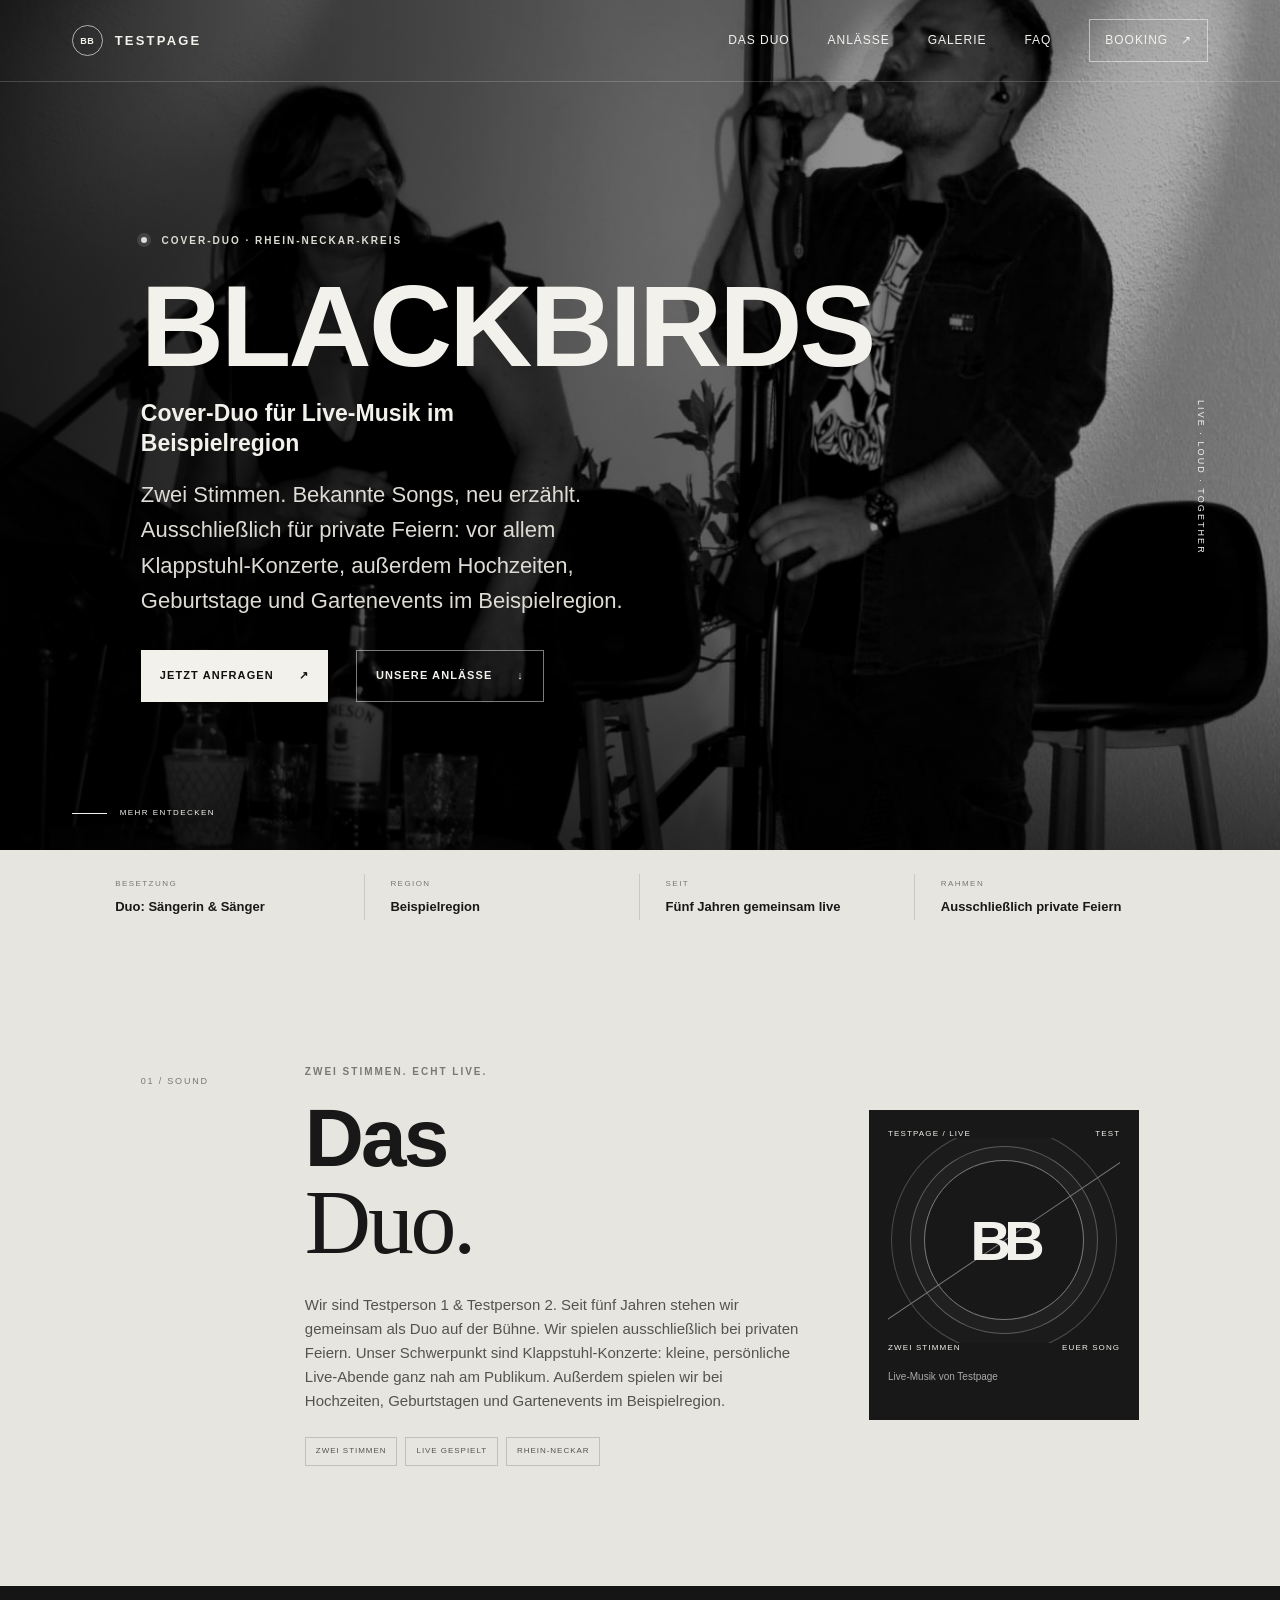
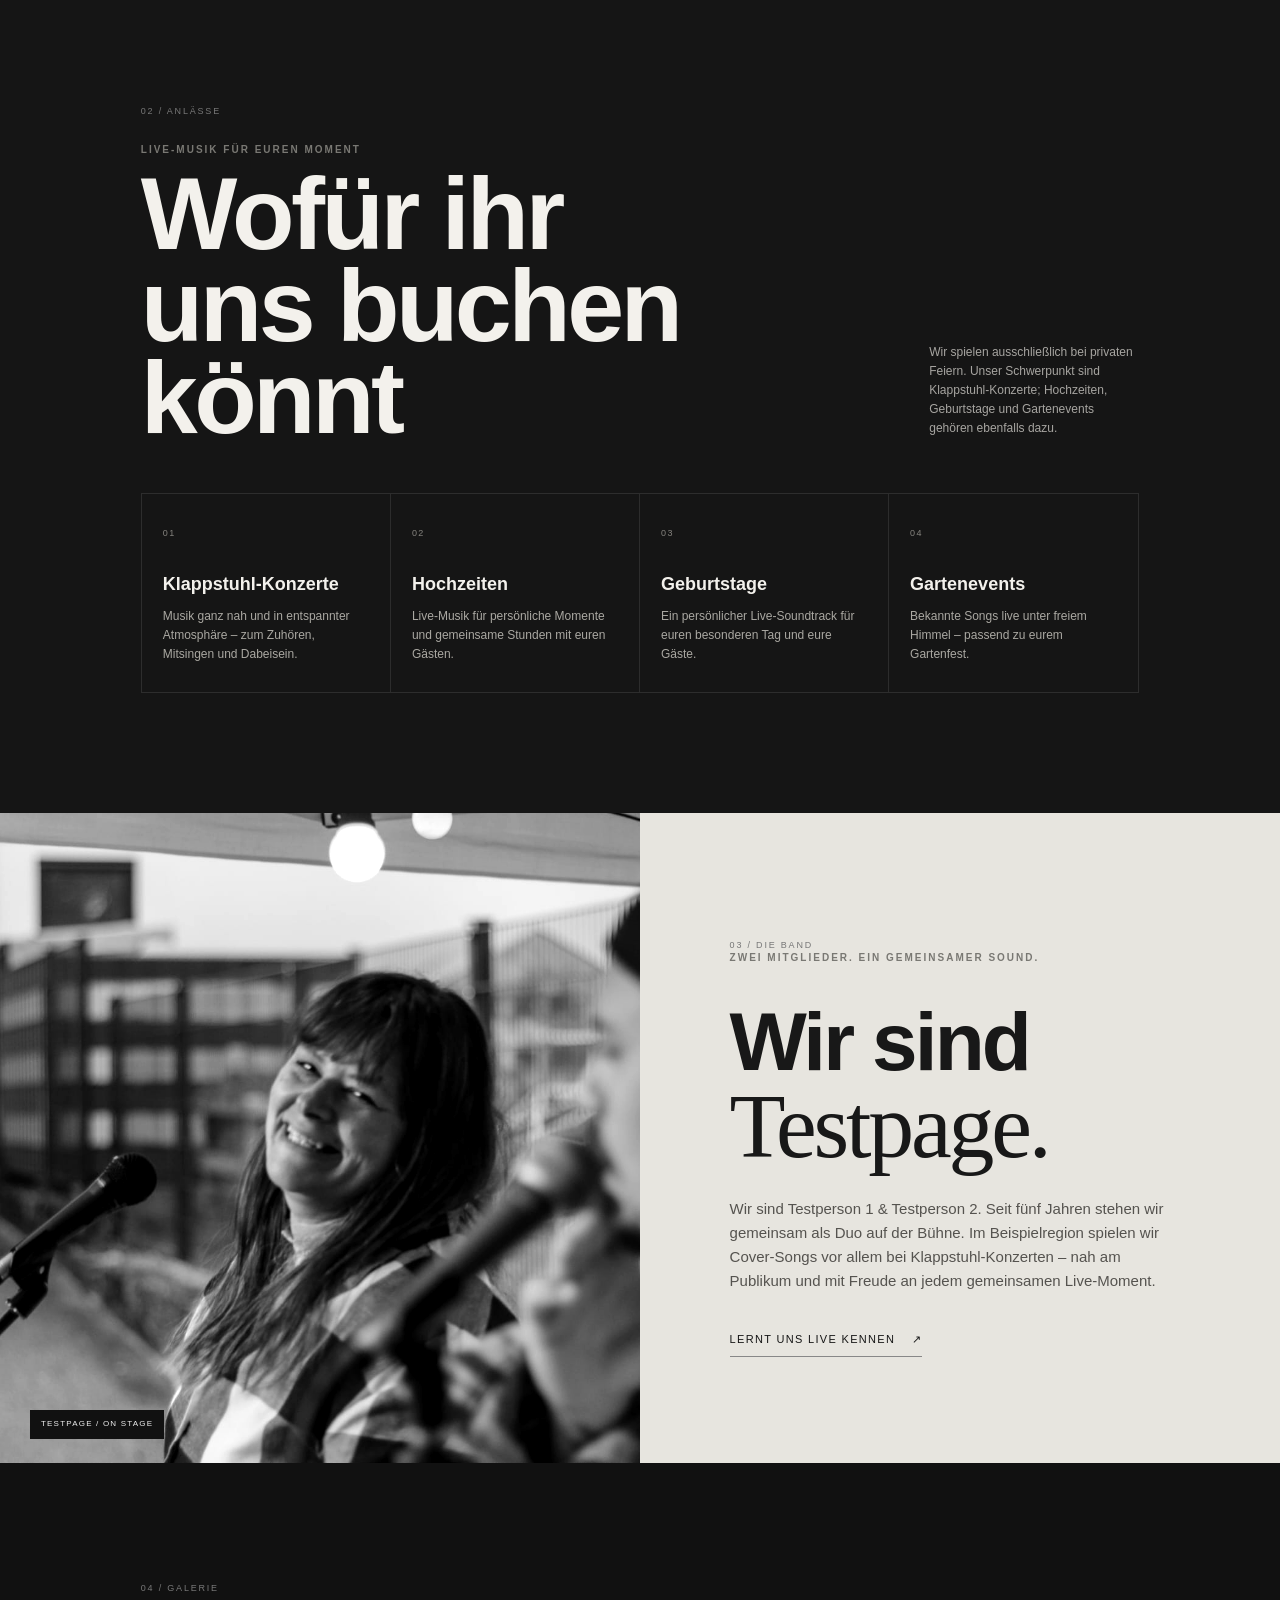
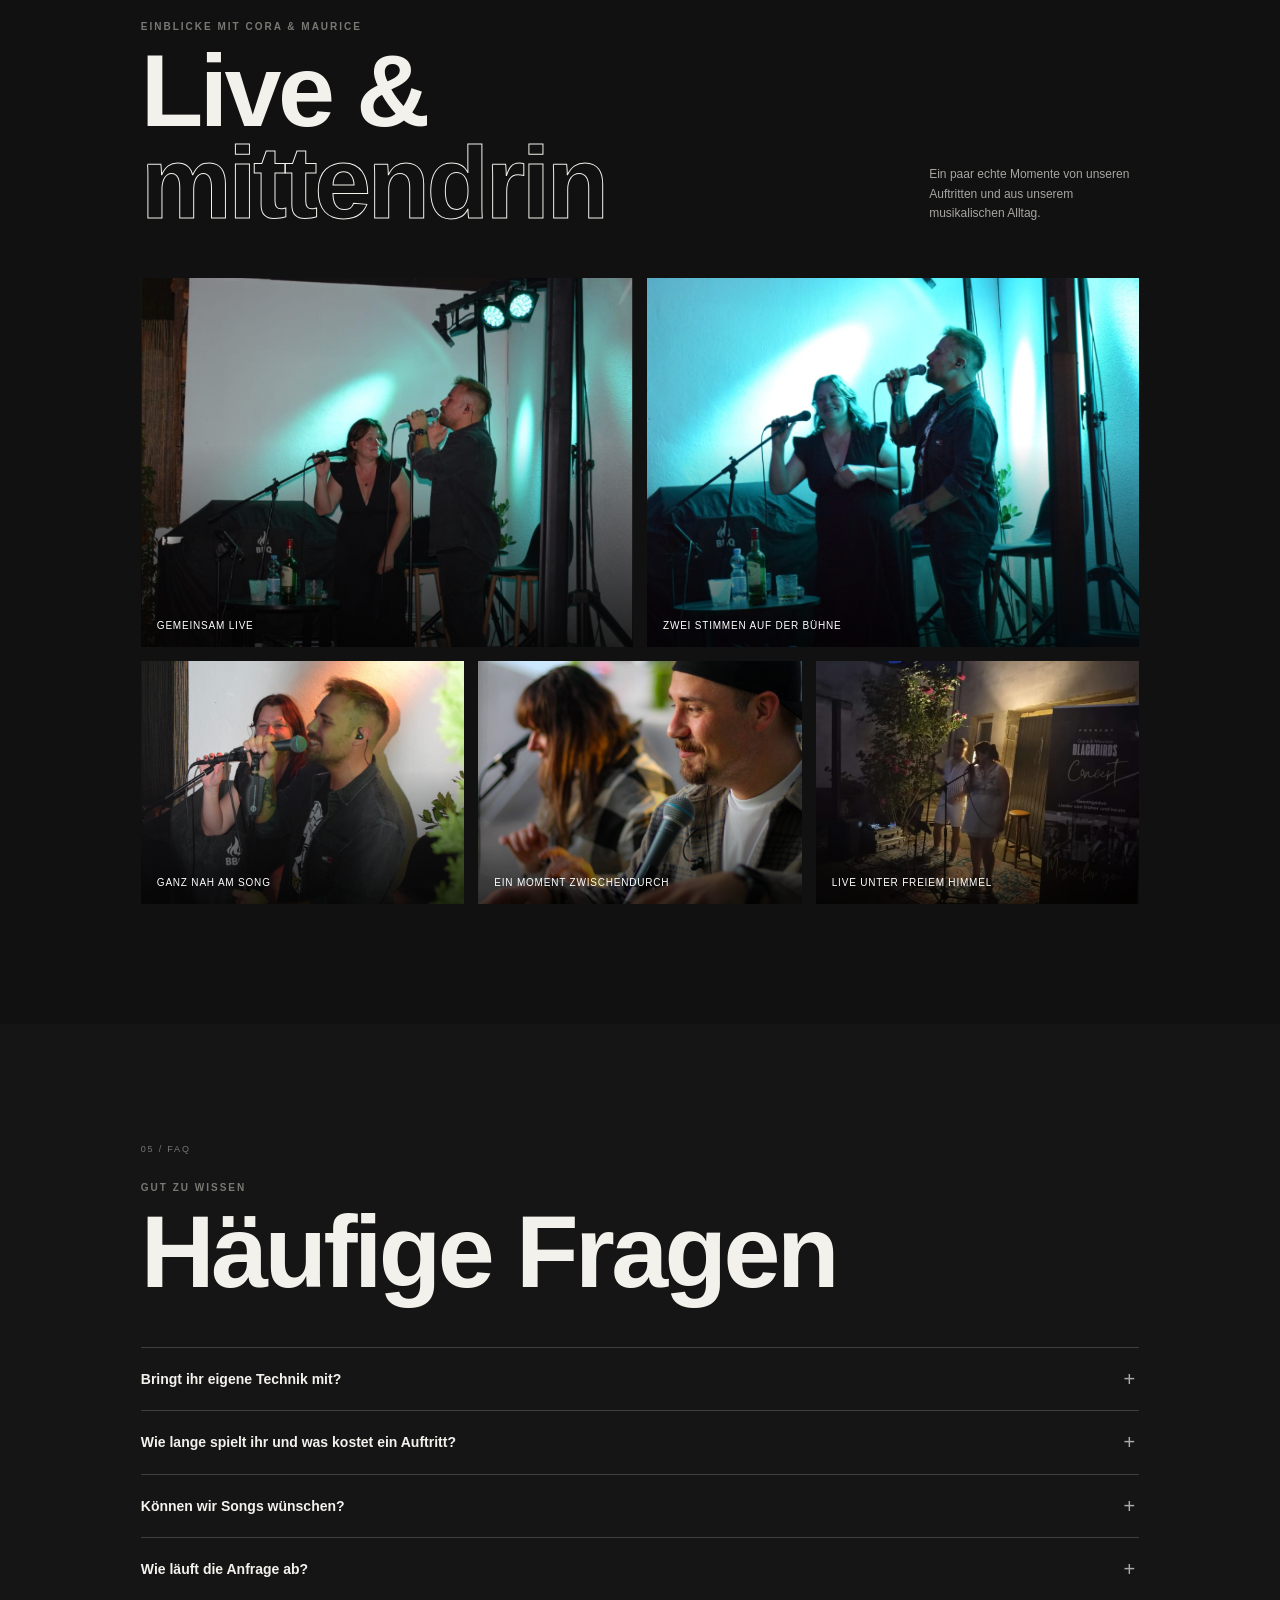
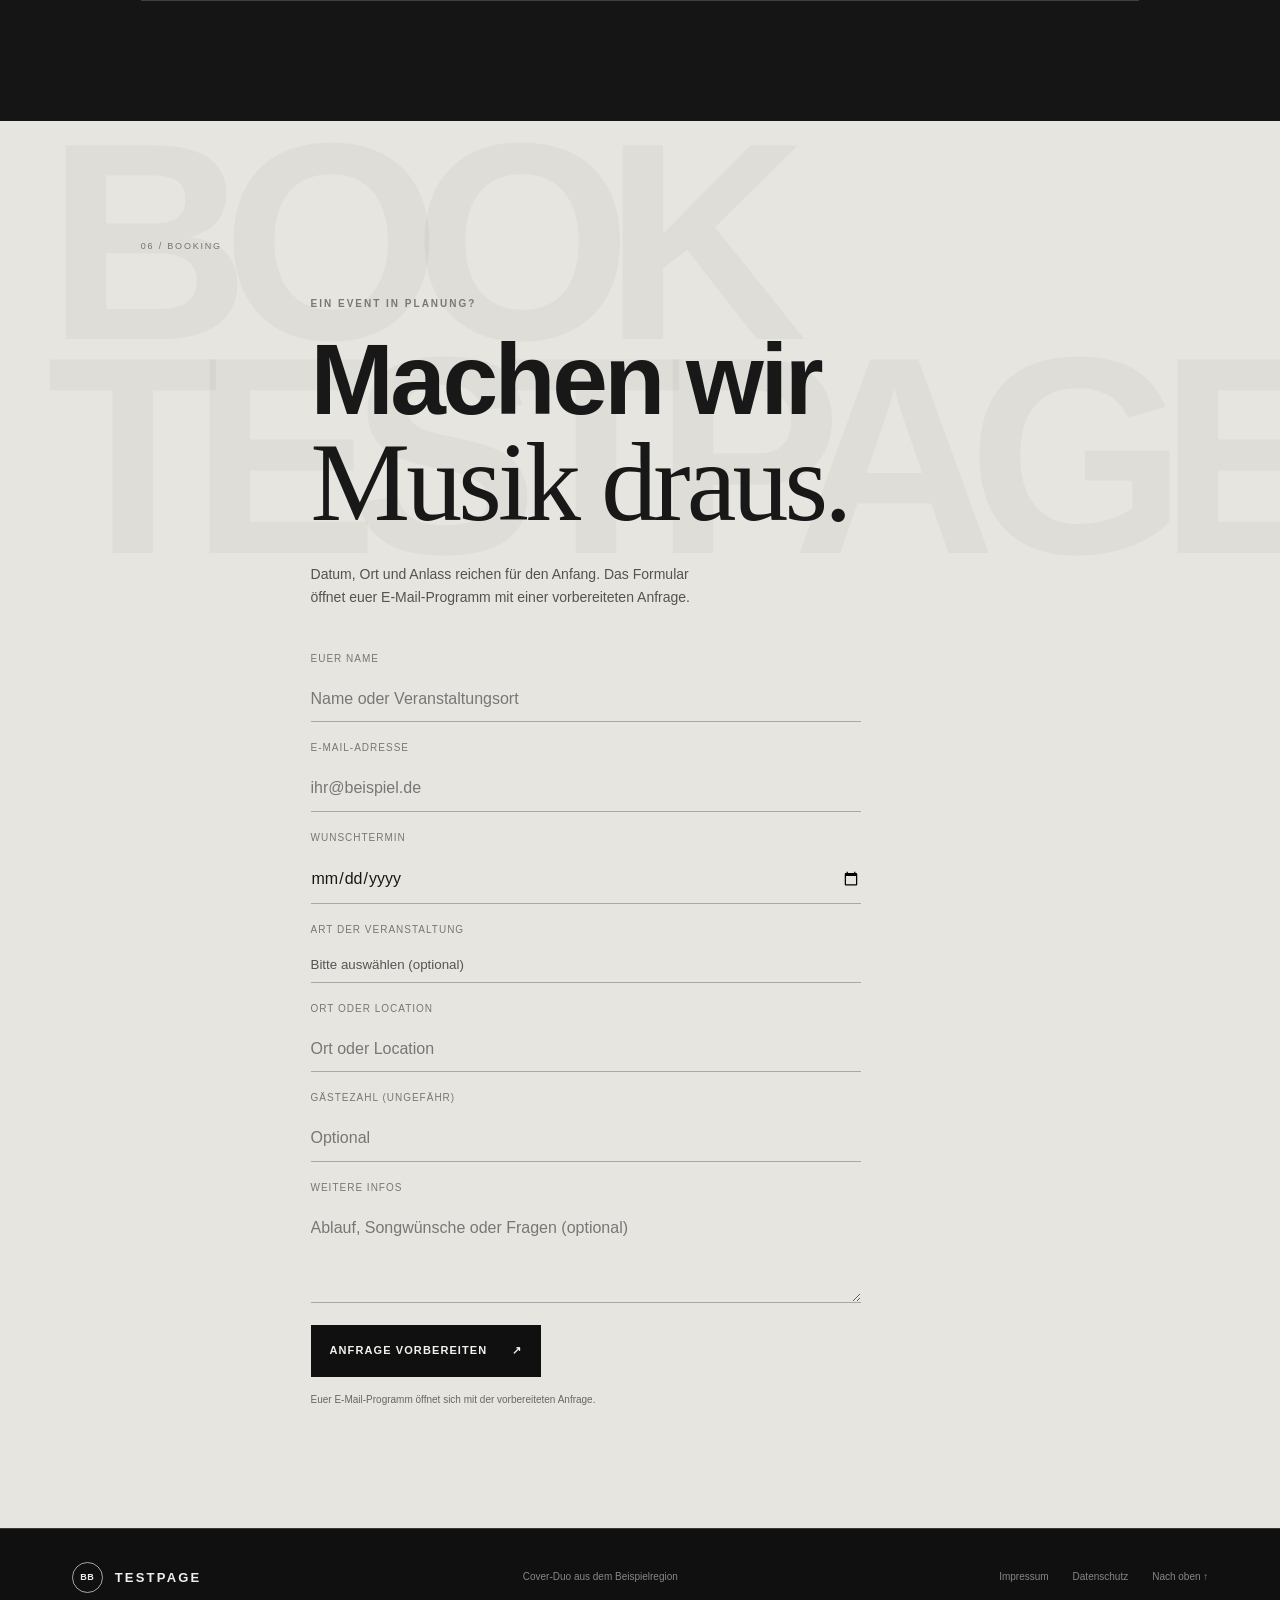
<file: index.html>
<!doctype html>
<html lang="de">
  <head>
    <meta charset="utf-8">
    <meta name="viewport" content="width=device-width, initial-scale=1">
    <meta name="theme-color" content="#101010">
    <meta name="description" content="Testpage ist eine Demo für ein Cover-Duo bei privaten Feiern in der Beispielregion. Schwerpunkt Klappstuhl-Konzerte, außerdem Hochzeiten, Geburtstage und Gartenevents.">
    <title>Testpage – Demo einer Band-Website</title>
    <link rel="stylesheet" href="assets/css/styles.css">
    <script src="assets/js/main.js" defer></script>
  </head>
  <body>
    <a class="skip-link" href="#inhalt">Zum Inhalt springen</a>
    <header class="site-header" id="start">
      <a class="wordmark" href="#start" aria-label="Testpage – Startseite">
        <span class="wordmark-mark" aria-hidden="true">BB</span>
        <span>TESTPAGE</span>
      </a>
      <button class="menu-toggle" type="button" aria-expanded="false" aria-controls="site-nav" aria-label="Menü öffnen">
        <span></span><span></span>
      </button>
      <nav class="site-nav" id="site-nav" aria-label="Hauptnavigation">
        <a href="#band">Das Duo</a>
        <a href="#anlaesse">Anlässe</a>
        <a href="#galerie">Galerie</a>
        <a href="#faq">FAQ</a>
        <a class="nav-cta" href="#booking">Booking <span aria-hidden="true">↗</span></a>
      </nav>
    </header>

    <main id="inhalt">
      <section class="hero" aria-labelledby="hero-title">
        <img class="hero-image" src="assets/images/hero/hero-live-duo.jpeg" alt="Testpage live auf der Bühne: beide Mitglieder des Testduos singen ins Mikrofon" fetchpriority="high">
        <div class="hero-shade"></div>
        <div class="hero-content">
          <p class="eyebrow"><span class="live-dot"></span> COVER-DUO · RHEIN-NECKAR-KREIS</p>
          <h1 id="hero-title">BLACK<span>BIRDS</span></h1>
          <p class="hero-subtitle">Cover-Duo für Live-Musik im Beispielregion</p>
          <p class="hero-copy">Zwei Stimmen. Bekannte Songs, neu erzählt. Ausschließlich für private Feiern: vor allem Klappstuhl-Konzerte, außerdem Hochzeiten, Geburtstage und Gartenevents im Beispielregion.</p>
          <div class="hero-actions">
            <a class="button button-light" href="#booking">Jetzt anfragen <span aria-hidden="true">↗</span></a>
            <a class="button button-outline" href="#anlaesse">Unsere Anlässe <span aria-hidden="true">↓</span></a>
          </div>
        </div>
        <div class="hero-side-note" aria-hidden="true">LIVE · LOUD · TOGETHER</div>
        <a class="scroll-cue" href="#sound"><span></span> MEHR ENTDECKEN</a>
      </section>

      <section class="quick-facts" aria-label="Testpage auf einen Blick">
        <div><span>BESETZUNG</span><strong>Duo: Sängerin &amp; Sänger</strong></div>
        <div><span>REGION</span><strong>Beispielregion</strong></div>
        <div><span>SEIT</span><strong>Fünf Jahren gemeinsam live</strong></div>
        <div><span>RAHMEN</span><strong>Ausschließlich private Feiern</strong></div>
      </section>

      <section class="intro section-pad" id="sound" aria-labelledby="sound-title">
        <div class="section-index">01 / SOUND</div>
        <div class="intro-copy">
          <p class="eyebrow">ZWEI STIMMEN. ECHT LIVE.</p>
          <h2 id="sound-title">Das<br><em>Duo.</em></h2>
          <p>Wir sind Testperson 1 &amp; Testperson 2. Seit fünf Jahren stehen wir gemeinsam als Duo auf der Bühne. Wir spielen ausschließlich bei privaten Feiern. Unser Schwerpunkt sind Klappstuhl-Konzerte: kleine, persönliche Live-Abende ganz nah am Publikum. Außerdem spielen wir bei Hochzeiten, Geburtstagen und Gartenevents im Beispielregion.</p>
          <div class="event-fit" aria-label="Passend für verschiedene Veranstaltungen">
            <span>ZWEI STIMMEN</span><span>LIVE GESPIELT</span><span>RHEIN-NECKAR</span>
          </div>
        </div>
        <div class="sound-card">
          <div class="sound-card-top"><span>TESTPAGE / LIVE</span><span>TEST</span></div>
          <div class="sound-art" aria-hidden="true"><span class="sound-ring"></span><span class="sound-bb">BB</span><span class="sound-line"></span></div>
          <div class="sound-card-bottom"><span>ZWEI STIMMEN</span><span>EUER SONG</span></div>
          <p class="sound-caption">Live-Musik von Testpage</p>
        </div>
      </section>

      <section class="occasions section-pad" id="anlaesse" aria-labelledby="occasions-title">
        <div class="section-index">02 / ANLÄSSE</div>
        <div class="section-heading occasions-heading">
          <div><p class="eyebrow">LIVE-MUSIK FÜR EUREN MOMENT</p><h2 id="occasions-title">Wofür ihr<br>uns buchen könnt</h2></div>
          <p>Wir spielen ausschließlich bei privaten Feiern. Unser Schwerpunkt sind Klappstuhl-Konzerte; Hochzeiten, Geburtstage und Gartenevents gehören ebenfalls dazu.</p>
        </div>
        <div class="occasion-grid">
          <article><span>01</span><h3>Klappstuhl-Konzerte</h3><p>Musik ganz nah und in entspannter Atmosphäre – zum Zuhören, Mitsingen und Dabeisein.</p></article>
          <article><span>02</span><h3>Hochzeiten</h3><p>Live-Musik für persönliche Momente und gemeinsame Stunden mit euren Gästen.</p></article>
          <article><span>03</span><h3>Geburtstage</h3><p>Ein persönlicher Live-Soundtrack für euren besonderen Tag und eure Gäste.</p></article>
          <article><span>04</span><h3>Gartenevents</h3><p>Bekannte Songs live unter freiem Himmel – passend zu eurem Gartenfest.</p></article>
        </div>
      </section>

      <section class="band-section" id="band" aria-labelledby="band-title">
        <div class="band-image-wrap">
          <img src="assets/images/portraits/duo-portrait.jpeg" alt="Die zwei Mitglieder von Testpage bei einem Live-Auftritt" loading="lazy">
          <span class="image-label">TESTPAGE / ON STAGE</span>
        </div>
        <div class="band-copy">
        <div class="section-index">03 / DIE BAND</div>
          <p class="eyebrow">ZWEI MITGLIEDER. EIN GEMEINSAMER SOUND.</p>
          <h2 id="band-title">Wir sind<br><em>Testpage.</em></h2>
          <p>Wir sind Testperson 1 &amp; Testperson 2. Seit fünf Jahren stehen wir gemeinsam als Duo auf der Bühne. Im Beispielregion spielen wir Cover-Songs vor allem bei Klappstuhl-Konzerten – nah am Publikum und mit Freude an jedem gemeinsamen Live-Moment.</p>
          <a class="text-link dark-link" href="#booking">Lernt uns live kennen <span aria-hidden="true">↗</span></a>
        </div>
      </section>

      <section class="gallery-section section-pad" id="galerie" aria-labelledby="gallery-title">
        <div class="section-index">04 / GALERIE</div>
        <div class="section-heading">
          <div><p class="eyebrow">EINBLICKE MIT CORA &amp; MAURICE</p><h2 id="gallery-title">Live &amp;<br><span class="outline-word">mittendrin</span></h2></div>
          <p>Ein paar echte Momente von unseren Auftritten und aus unserem musikalischen Alltag.</p>
        </div>
        <div class="gallery-grid">
          <figure class="gallery-item"><img src="assets/images/gallery/group-live-wide.png" alt="Testperson 1 und Testperson 2 gemeinsam bei einem Live-Auftritt" loading="lazy"><figcaption>Gemeinsam live</figcaption></figure>
          <figure class="gallery-item"><img src="assets/images/gallery/duet-stage.png" alt="Testperson 1 und Testperson 2 singen zusammen auf der Bühne" loading="lazy"><figcaption>Zwei Stimmen auf der Bühne</figcaption></figure>
          <figure class="gallery-item"><img src="assets/images/gallery/vocal-close-up.png" alt="Nahaufnahme von Testperson 1 und Testperson 2 beim Singen" loading="lazy"><figcaption>Ganz nah am Song</figcaption></figure>
          <figure class="gallery-item"><img src="assets/images/gallery/microphone-portrait.jpeg" alt="Zwei Musiker beim Auftritt" loading="lazy"><figcaption>Ein Moment zwischendurch</figcaption></figure>
          <figure class="gallery-item"><img src="assets/images/gallery/garden-show.png" alt="Testperson 1 und Testperson 2 bei einem Open-Air-Auftritt mit Banner der Testband" loading="lazy"><figcaption>Live unter freiem Himmel</figcaption></figure>
        </div>
      </section>

      <section class="faq-section section-pad" id="faq" aria-labelledby="faq-title">
        <div class="section-index">05 / FAQ</div>
        <div class="section-heading"><div><p class="eyebrow">GUT ZU WISSEN</p><h2 id="faq-title">Häufige Fragen</h2></div></div>
        <div class="faq-list">
          <details><summary>Bringt ihr eigene Technik mit?</summary><p>Die technische Ausstattung hängt von Location und Veranstaltung ab. Nennt uns den Rahmen, damit wir den Bedarf vorab abstimmen können.</p></details>
          <details><summary>Wie lange spielt ihr und was kostet ein Auftritt?</summary><p>Spieldauer und Angebot richten sich nach Anlass, Datum und gewünschtem Ablauf. Schickt uns die Eckdaten für eine individuelle Rückmeldung.</p></details>
          <details><summary>Können wir Songs wünschen?</summary><p>Schreibt eure Wünsche gern in die Anfrage. Wir besprechen dann, was für euren Anlass und unser Programm passt.</p></details>
          <details><summary>Wie läuft die Anfrage ab?</summary><p>Füllt das Booking-Formular aus. Es öffnet euer E-Mail-Programm mit einer vorbereiteten Nachricht, die ihr anschließend selbst absendet.</p></details>
        </div>
      </section>

      <section class="booking-section section-pad" id="booking" aria-labelledby="booking-title">
        <div class="booking-backdrop" aria-hidden="true">BOOK<br>TESTPAGE</div>
        <div class="section-index">06 / BOOKING</div>
        <div class="booking-content">
          <p class="eyebrow">EIN EVENT IN PLANUNG?</p>
          <h2 id="booking-title">Machen wir<br><em>Musik draus.</em></h2>
          <p>Datum, Ort und Anlass reichen für den Anfang. Das Formular öffnet euer E-Mail-Programm mit einer vorbereiteten Anfrage.</p>
          <form class="booking-form" id="booking-form">
            <label for="name">Euer Name</label>
            <input id="name" name="name" autocomplete="name" required placeholder="Name oder Veranstaltungsort">
            <label for="email">E-Mail-Adresse</label>
            <input id="email" name="email" type="email" autocomplete="email" required placeholder="ihr@beispiel.de">
            <label for="event-date">Wunschtermin</label>
            <input id="event-date" name="date" type="date">
            <label for="event-type">Art der Veranstaltung</label>
            <select id="event-type" name="eventType">
              <option value="">Bitte auswählen (optional)</option>
              <option>Hochzeit</option><option>Firmenfeier</option><option>Stadt- oder Vereinsfest</option><option>Private Feier</option><option>Sonstiges</option>
            </select>
            <label for="event-location">Ort oder Location</label>
            <input id="event-location" name="location" autocomplete="address-level2" required placeholder="Ort oder Location">
            <label for="event-guests">Gästezahl (ungefähr)</label>
            <input id="event-guests" name="guests" type="number" min="1" inputmode="numeric" placeholder="Optional">
            <label for="event-details">Weitere Infos</label>
            <textarea id="event-details" name="details" rows="3" placeholder="Ablauf, Songwünsche oder Fragen (optional)"></textarea>
            <button class="button button-light submit-button" type="submit">Anfrage vorbereiten <span aria-hidden="true">↗</span></button>
            <p class="form-note" id="form-note">Euer E-Mail-Programm öffnet sich mit der vorbereiteten Anfrage.</p>
          </form>
        </div>
      </section>
    </main>

    <footer class="site-footer">
      <a class="wordmark footer-mark" href="#start"><span class="wordmark-mark" aria-hidden="true">BB</span><span>TESTPAGE</span></a>
      <p>Cover-Duo aus dem Beispielregion</p>
      <div class="footer-links"><a href="impressum.html">Impressum</a><a href="datenschutz.html">Datenschutz</a><a href="#start">Nach oben ↑</a></div>
    </footer>
  </body>
</html>
</file>
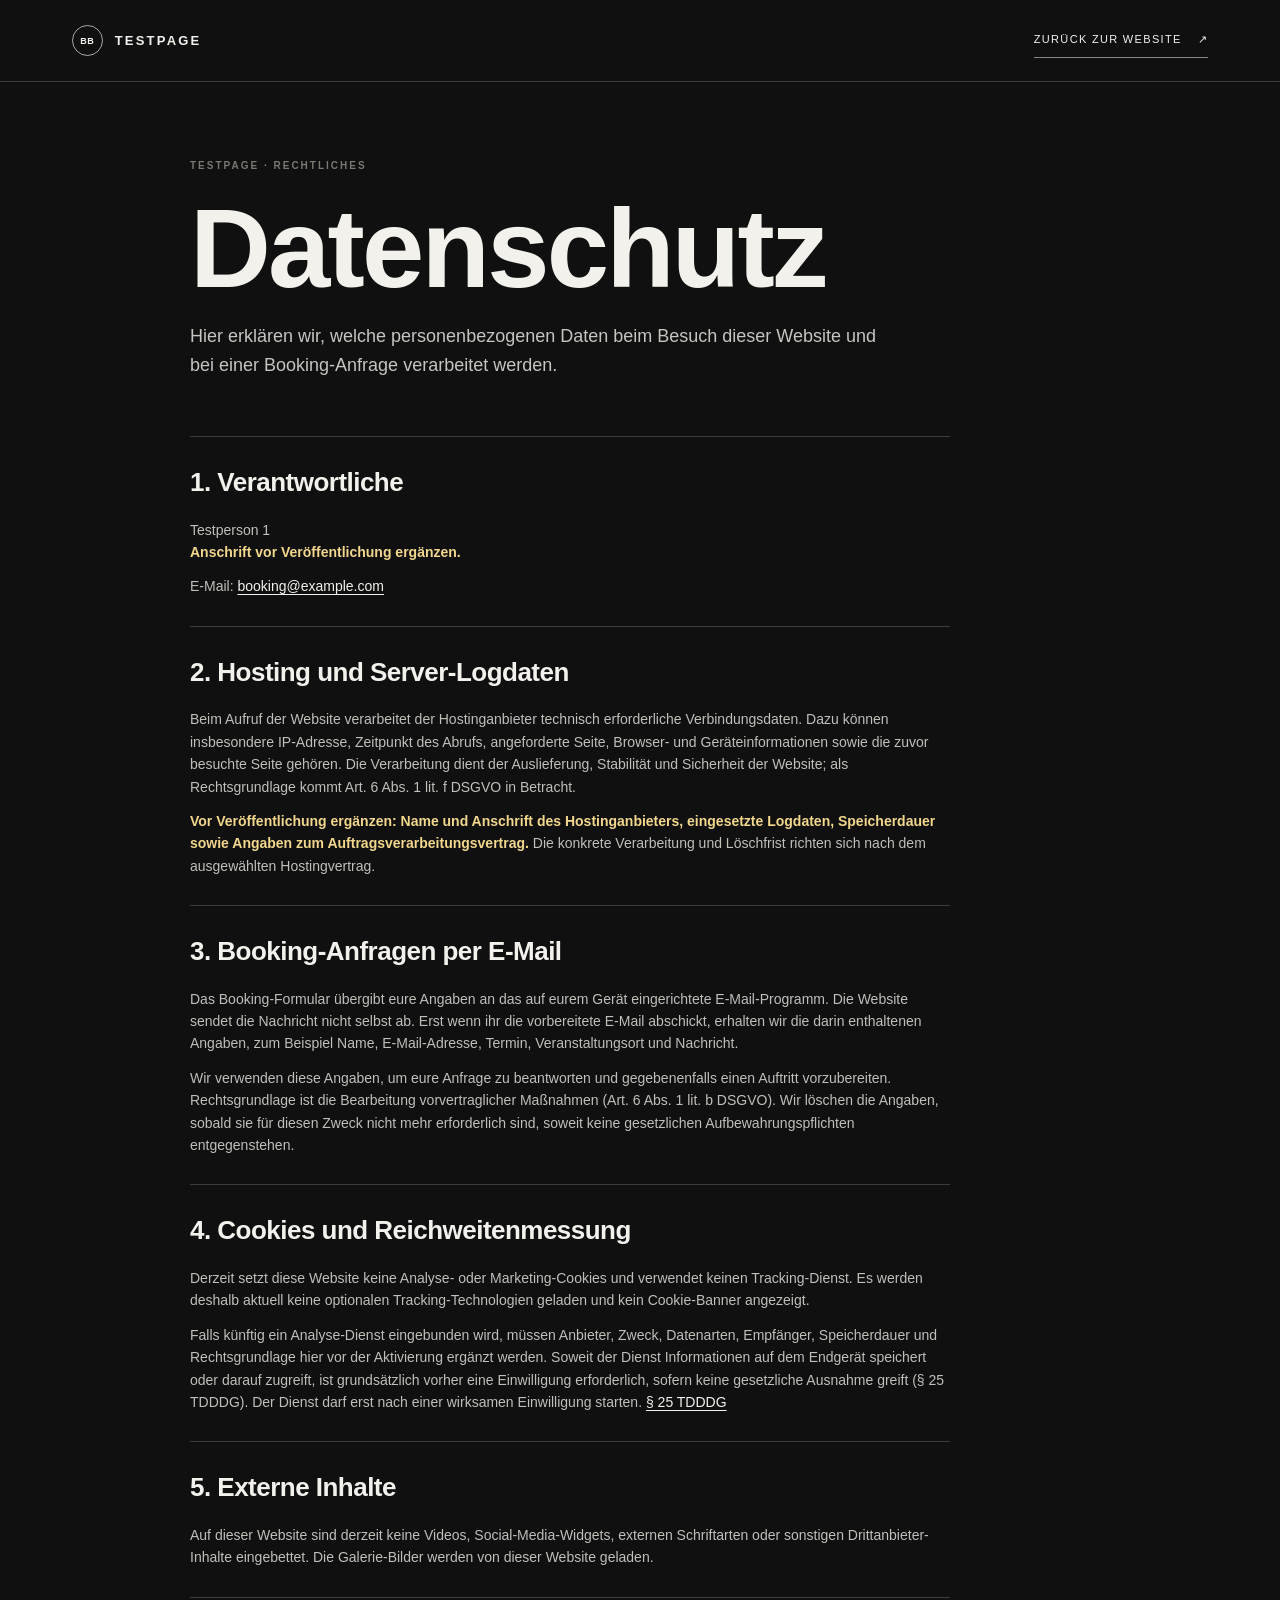
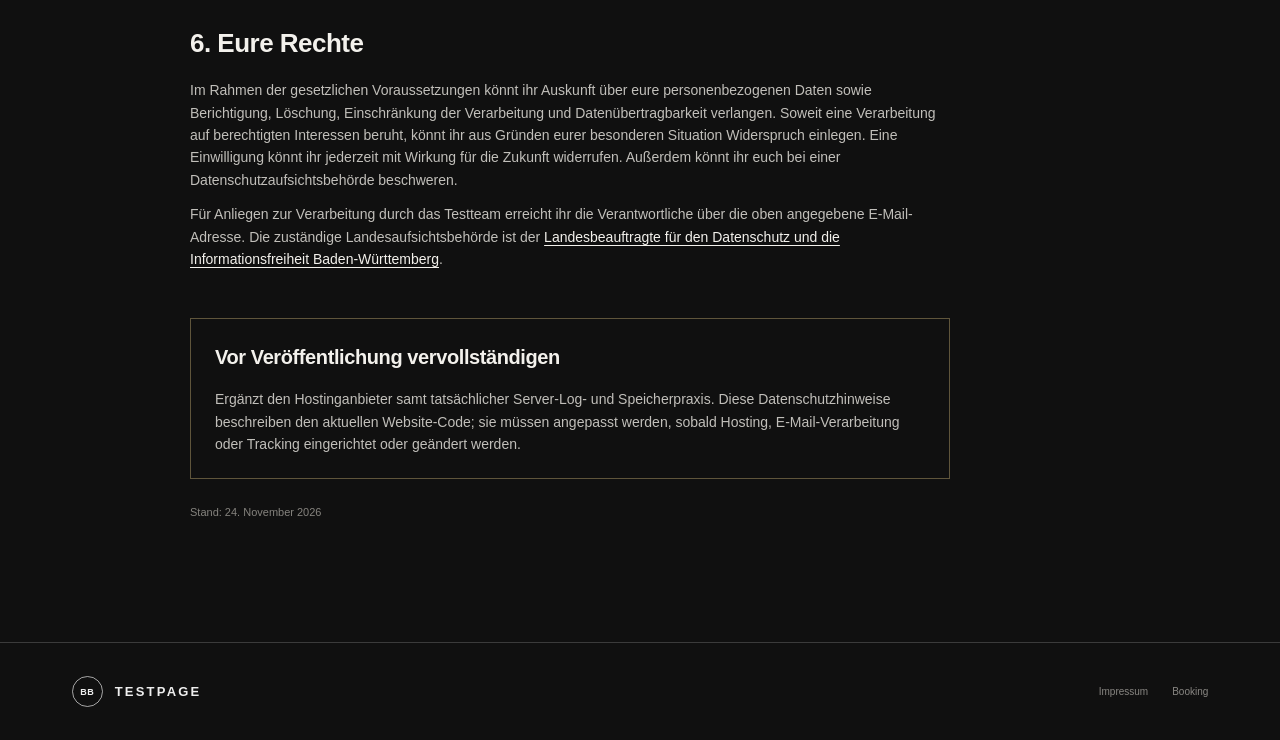
<file: datenschutz.html>
<!doctype html>
<html lang="de">
  <head>
    <meta charset="utf-8">
    <meta name="viewport" content="width=device-width, initial-scale=1">
    <meta name="theme-color" content="#101010">
    <title>Datenschutz – Testpage</title>
    <link rel="stylesheet" href="assets/css/styles.css">
  </head>
  <body class="legal-page">
    <header class="site-header legal-header">
      <a class="wordmark" href="index.html" aria-label="Testpage – Startseite">
        <span class="wordmark-mark" aria-hidden="true">BB</span><span>TESTPAGE</span>
      </a>
      <a class="text-link" href="index.html">Zurück zur Website <span aria-hidden="true">↗</span></a>
    </header>
    <main class="legal-main">
      <p class="eyebrow">TESTPAGE · RECHTLICHES</p>
      <h1>Datenschutz</h1>
      <p class="legal-lead">Hier erklären wir, welche personenbezogenen Daten beim Besuch dieser Website und bei einer Booking-Anfrage verarbeitet werden.</p>

      <section class="legal-block">
        <h2>1. Verantwortliche</h2>
        <p>Testperson 1<br><span class="legal-placeholder">Anschrift vor Veröffentlichung ergänzen.</span></p>
        <p>E-Mail: <a href="mailto:booking@example.com">booking@example.com</a></p>
      </section>

      <section class="legal-block">
        <h2>2. Hosting und Server-Logdaten</h2>
        <p>Beim Aufruf der Website verarbeitet der Hostinganbieter technisch erforderliche Verbindungsdaten. Dazu können insbesondere IP-Adresse, Zeitpunkt des Abrufs, angeforderte Seite, Browser- und Geräteinformationen sowie die zuvor besuchte Seite gehören. Die Verarbeitung dient der Auslieferung, Stabilität und Sicherheit der Website; als Rechtsgrundlage kommt Art. 6 Abs. 1 lit. f DSGVO in Betracht.</p>
        <p><span class="legal-placeholder">Vor Veröffentlichung ergänzen: Name und Anschrift des Hostinganbieters, eingesetzte Logdaten, Speicherdauer sowie Angaben zum Auftragsverarbeitungsvertrag.</span> Die konkrete Verarbeitung und Löschfrist richten sich nach dem ausgewählten Hostingvertrag.</p>
      </section>

      <section class="legal-block">
        <h2>3. Booking-Anfragen per E-Mail</h2>
        <p>Das Booking-Formular übergibt eure Angaben an das auf eurem Gerät eingerichtete E-Mail-Programm. Die Website sendet die Nachricht nicht selbst ab. Erst wenn ihr die vorbereitete E-Mail abschickt, erhalten wir die darin enthaltenen Angaben, zum Beispiel Name, E-Mail-Adresse, Termin, Veranstaltungsort und Nachricht.</p>
        <p>Wir verwenden diese Angaben, um eure Anfrage zu beantworten und gegebenenfalls einen Auftritt vorzubereiten. Rechtsgrundlage ist die Bearbeitung vorvertraglicher Maßnahmen (Art. 6 Abs. 1 lit. b DSGVO). Wir löschen die Angaben, sobald sie für diesen Zweck nicht mehr erforderlich sind, soweit keine gesetzlichen Aufbewahrungspflichten entgegenstehen.</p>
      </section>

      <section class="legal-block">
        <h2>4. Cookies und Reichweitenmessung</h2>
        <p>Derzeit setzt diese Website keine Analyse- oder Marketing-Cookies und verwendet keinen Tracking-Dienst. Es werden deshalb aktuell keine optionalen Tracking-Technologien geladen und kein Cookie-Banner angezeigt.</p>
        <p>Falls künftig ein Analyse-Dienst eingebunden wird, müssen Anbieter, Zweck, Datenarten, Empfänger, Speicherdauer und Rechtsgrundlage hier vor der Aktivierung ergänzt werden. Soweit der Dienst Informationen auf dem Endgerät speichert oder darauf zugreift, ist grundsätzlich vorher eine Einwilligung erforderlich, sofern keine gesetzliche Ausnahme greift (§ 25 TDDDG). Der Dienst darf erst nach einer wirksamen Einwilligung starten. <a href="https://www.gesetze-im-internet.de/ttdsg/__25.html" target="_blank" rel="noopener noreferrer">§ 25 TDDDG</a></p>
      </section>

      <section class="legal-block">
        <h2>5. Externe Inhalte</h2>
        <p>Auf dieser Website sind derzeit keine Videos, Social-Media-Widgets, externen Schriftarten oder sonstigen Drittanbieter-Inhalte eingebettet. Die Galerie-Bilder werden von dieser Website geladen.</p>
      </section>

      <section class="legal-block">
        <h2>6. Eure Rechte</h2>
        <p>Im Rahmen der gesetzlichen Voraussetzungen könnt ihr Auskunft über eure personenbezogenen Daten sowie Berichtigung, Löschung, Einschränkung der Verarbeitung und Datenübertragbarkeit verlangen. Soweit eine Verarbeitung auf berechtigten Interessen beruht, könnt ihr aus Gründen eurer besonderen Situation Widerspruch einlegen. Eine Einwilligung könnt ihr jederzeit mit Wirkung für die Zukunft widerrufen. Außerdem könnt ihr euch bei einer Datenschutzaufsichtsbehörde beschweren.</p>
        <p>Für Anliegen zur Verarbeitung durch das Testteam erreicht ihr die Verantwortliche über die oben angegebene E-Mail-Adresse. Die zuständige Landesaufsichtsbehörde ist der <a href="https://www.baden-wuerttemberg.datenschutz.de/beschwerde/" target="_blank" rel="noopener noreferrer">Landesbeauftragte für den Datenschutz und die Informationsfreiheit Baden-Württemberg</a>.</p>
      </section>

      <section class="legal-block legal-note" aria-label="Vor Veröffentlichung ergänzen">
        <h2>Vor Veröffentlichung vervollständigen</h2>
        <p>Ergänzt den Hostinganbieter samt tatsächlicher Server-Log- und Speicherpraxis. Diese Datenschutzhinweise beschreiben den aktuellen Website-Code; sie müssen angepasst werden, sobald Hosting, E-Mail-Verarbeitung oder Tracking eingerichtet oder geändert werden.</p>
      </section>
      <p class="legal-updated">Stand: 24. November 2026</p>
    </main>
    <footer class="site-footer legal-footer">
      <a class="wordmark footer-mark" href="index.html"><span class="wordmark-mark" aria-hidden="true">BB</span><span>TESTPAGE</span></a>
      <div class="footer-links"><a href="impressum.html">Impressum</a><a href="index.html#booking">Booking</a></div>
    </footer>
  </body>
</html>
</file>
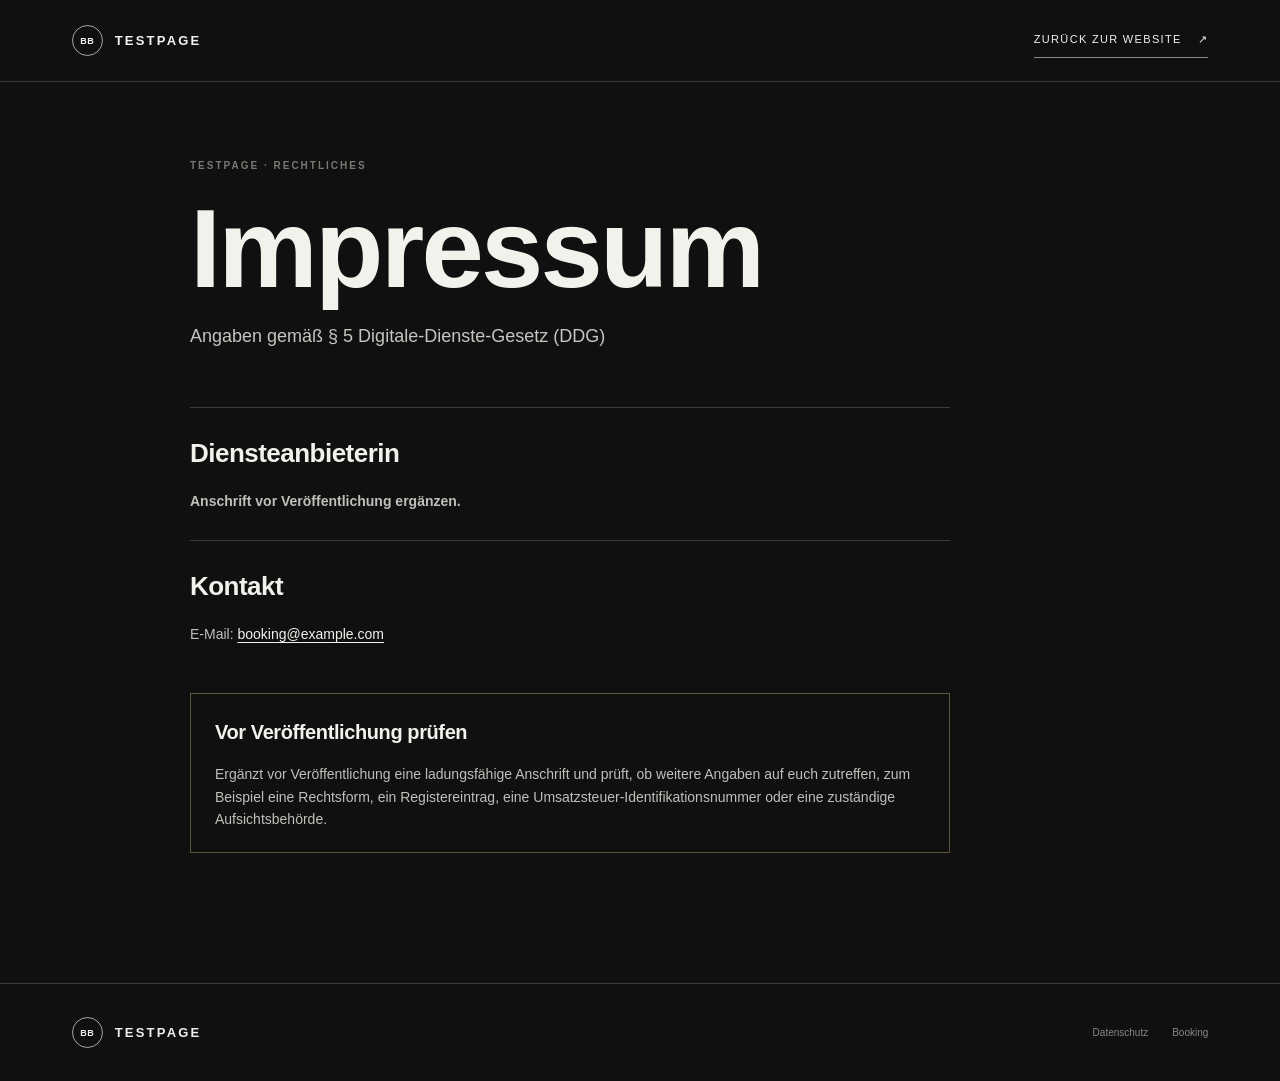
<file: impressum.html>
<!doctype html>
<html lang="de">
  <head>
    <meta charset="utf-8">
    <meta name="viewport" content="width=device-width, initial-scale=1">
    <meta name="theme-color" content="#101010">
    <title>Impressum – Testpage</title>
    <link rel="stylesheet" href="assets/css/styles.css">
  </head>
  <body class="legal-page">
    <header class="site-header legal-header">
      <a class="wordmark" href="index.html" aria-label="Testpage – Startseite">
        <span class="wordmark-mark" aria-hidden="true">BB</span><span>TESTPAGE</span>
      </a>
      <a class="text-link" href="index.html">Zurück zur Website <span aria-hidden="true">↗</span></a>
    </header>
    <main class="legal-main">
      <p class="eyebrow">TESTPAGE · RECHTLICHES</p>
      <h1>Impressum</h1>
      <p class="legal-lead">Angaben gemäß § 5 Digitale-Dienste-Gesetz (DDG)</p>
      <section class="legal-block" aria-labelledby="provider-title">
        <h2 id="provider-title">Diensteanbieterin</h2>
        <p class="legal-placeholder">Anschrift vor Veröffentlichung ergänzen.</p>
      </section>
      <section class="legal-block" aria-labelledby="contact-title">
        <h2 id="contact-title">Kontakt</h2>
        <p>E-Mail: <a href="mailto:booking@example.com">booking@example.com</a></p>
      </section>
      <section class="legal-block legal-note" aria-label="Vor Veröffentlichung ergänzen">
        <h2>Vor Veröffentlichung prüfen</h2>
        <p>Ergänzt vor Veröffentlichung eine ladungsfähige Anschrift und prüft, ob weitere Angaben auf euch zutreffen, zum Beispiel eine Rechtsform, ein Registereintrag, eine Umsatzsteuer-Identifikationsnummer oder eine zuständige Aufsichtsbehörde.</p>
      </section>
    </main>
    <footer class="site-footer legal-footer">
      <a class="wordmark footer-mark" href="index.html"><span class="wordmark-mark" aria-hidden="true">BB</span><span>TESTPAGE</span></a>
      <div class="footer-links"><a href="datenschutz.html">Datenschutz</a><a href="index.html#booking">Booking</a></div>
    </footer>
  </body>
</html>
</file>
<file: assets/css/styles.css>
@import url("./base.css");
@import url("./header.css");
@import url("./hero.css");
@import url("./facts-intro.css");
@import url("./occasions.css");
@import url("./band.css");
@import url("./social.css");
@import url("./gallery-faq.css");
@import url("./booking.css");
@import url("./footer.css");
@import url("./legal.css");
@import url("./responsive.css");
@import url("./motion.css");
</file>
